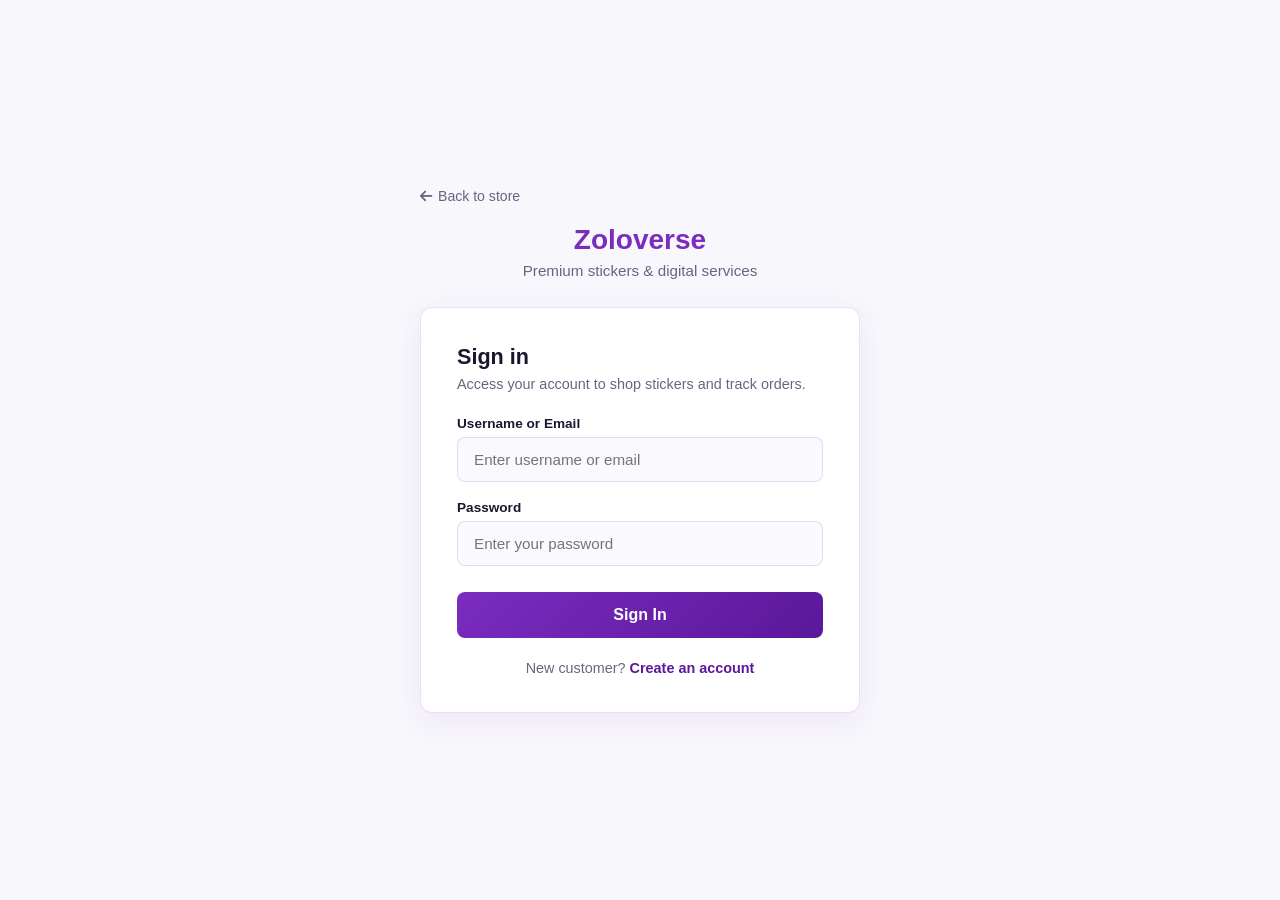
<file: admin.html>
<!doctype html>
<html lang="en">
  <head>
    <meta charset="UTF-8" />
    <meta name="viewport" content="width=device-width, initial-scale=1.0" />
    <title>Admin Panel | Zoloverse</title>
    <link rel="stylesheet" href="https://cdnjs.cloudflare.com/ajax/libs/font-awesome/6.4.0/css/all.min.css" />
    <link rel="stylesheet" href="css/admin.css" />
  </head>
  <body>
    <nav class="sidebar">
      <div class="brand"><i class="fas fa-store"></i><h2>Zoloverse Admin</h2></div>
      <ul class="menu">
        <li><a id="nav-dashboard" class="active" onclick="switchPanel('dashboard')"><i class="fas fa-chart-line"></i><span>Dashboard</span></a></li>
        <li><a id="nav-products" onclick="switchPanel('products')"><i class="fas fa-tags"></i><span>Products</span></a></li>
        <li><a id="nav-add-product" onclick="switchPanel('add-product')"><i class="fas fa-plus-circle"></i><span>Add Product</span></a></li>
        <li><a id="nav-orders" onclick="switchPanel('orders')"><i class="fas fa-shopping-bag"></i><span>Orders</span><span class="badge-count" id="pendingBadge" style="display:none">0</span></a></li>
        <li><a id="nav-customers" onclick="switchPanel('customers')"><i class="fas fa-users"></i><span>Customers</span></a></li>
        <li><a id="nav-reviews" onclick="switchPanel('reviews')"><i class="fas fa-star"></i><span>Reviews</span><span class="badge-count" id="reviewBadge" style="display:none">0</span></a></li>
      </ul>
      <a href="index.html" style="color:var(--muted); text-decoration:none; font-size:0.85rem; padding:10px;"><i class="fas fa-external-link-alt"></i> View Storefront</a>
    </nav>

    <main class="main">
      <header class="header-bar">
        <h1 id="pageTitle">Dashboard</h1>
        <div id="systemStatus" class="status-pill up"><span class="dot"></span> Checking...</div>
      </header>

      <!-- DASHBOARD -->
      <section id="panel-dashboard" class="panel active">
        <div class="kpi-grid">
          <div class="kpi-card"><div><h3>Total Revenue</h3><p id="kpiRevenue">₹0</p></div><div class="kpi-icon"><i class="fas fa-rupee-sign"></i></div></div>
          <div class="kpi-card"><div><h3>Total Orders</h3><p id="kpiOrders">0</p></div><div class="kpi-icon"><i class="fas fa-box"></i></div></div>
          <div class="kpi-card"><div><h3>Active Customers</h3><p id="kpiUsers">0</p></div><div class="kpi-icon"><i class="fas fa-users"></i></div></div>
          <div class="kpi-card"><div><h3>Products</h3><p id="kpiProducts">0</p></div><div class="kpi-icon"><i class="fas fa-tags"></i></div></div>
          <div class="kpi-card"><div><h3>Pending Orders</h3><p id="kpiPending">0</p></div><div class="kpi-icon"><i class="fas fa-clock"></i></div></div>
          <div class="kpi-card"><div><h3>Print Queue</h3><p id="kpiPrint">0</p></div><div class="kpi-icon"><i class="fas fa-print"></i></div></div>
        </div>

        <div class="card">
          <h3 class="card-title"><i class="fas fa-exclamation-triangle" style="color:var(--warning)"></i> Urgent Alerts</h3>
          <div id="urgentAlerts" class="alert-list"><div class="empty-state">No urgent tasks</div></div>
        </div>

        <div class="card">
          <h3 class="card-title"><i class="fas fa-stream" style="color:var(--accent)"></i> Recent Orders</h3>
          <div class="table-wrap">
            <table>
              <thead><tr><th>Order</th><th>Customer</th><th>Items</th><th>Total</th><th>Status</th></tr></thead>
              <tbody id="recentOrdersBody"><tr><td colspan="5" class="empty-state">Loading...</td></tr></tbody>
            </table>
          </div>
        </div>
      </section>

      <!-- PRODUCTS LIST -->
      <section id="panel-products" class="panel">
        <div class="card">
          <div style="display:flex; justify-content:space-between; align-items:center; margin-bottom:18px;">
            <h3 class="card-title" style="margin:0"><i class="fas fa-tags" style="color:var(--accent)"></i> Product Catalog</h3>
            <button class="btn btn-primary" onclick="switchPanel('add-product')"><i class="fas fa-plus"></i> Add Product</button>
          </div>
          <div class="table-wrap">
            <table>
              <thead><tr><th>Image</th><th>Title</th><th>Category</th><th>Variants</th><th>Stock</th><th>Status</th><th>Actions</th></tr></thead>
              <tbody id="productsTableBody"></tbody>
            </table>
          </div>
        </div>
      </section>

      <!-- ADD/EDIT PRODUCT -->
      <section id="panel-add-product" class="panel">
        <div class="card">
          <h3 class="card-title" id="productFormTitle"><i class="fas fa-plus-circle" style="color:var(--accent)"></i> Add New Product</h3>
          <form id="productForm" onsubmit="saveProduct(event)">
            <input type="hidden" id="editProductId" />
            <div class="form-grid">
              <div class="form-group"><label>Product Title</label><input type="text" id="prodTitle" class="form-control" required placeholder="Sticker name" /></div>
              <div class="form-group">
                <label>Category</label>
                <select id="prodCategory" class="form-control" required>
                  <option value="tamil_actors">Tamil Actors</option>
                  <option value="spiderman">Spider-Man</option>
                  <option value="cars">Automotive</option>
                  <option value="others">Minimalist & Tech</option>
                </select>
              </div>
              <div class="form-group"><label>Stock Quantity</label><input type="number" id="prodStock" class="form-control" value="50" min="0" required /></div>
              <div class="form-group">
                <label>Status</label>
                <select id="prodStatus" class="form-control">
                  <option value="Available">Available</option>
                  <option value="Out of Stock">Out of Stock</option>
                  <option value="Draft">Draft</option>
                </select>
              </div>
              <div class="form-group full">
                <label>Size Variants & Pricing (INR)</label>
                <div class="variant-row">
                  <div><label style="font-size:0.78rem">A4</label><input type="number" id="priceA4" class="form-control" placeholder="99" min="1" required /></div>
                  <div><label style="font-size:0.78rem">A3</label><input type="number" id="priceA3" class="form-control" placeholder="149" min="1" required /></div>
                  <div><label style="font-size:0.78rem">A2</label><input type="number" id="priceA2" class="form-control" placeholder="249" min="1" required /></div>
                </div>
              </div>
              <div class="form-group full">
                <label>Product Image</label>
                <div class="upload-zone" id="uploadZone">
                  <i class="fas fa-cloud-upload-alt" style="font-size:1.8rem; color:var(--muted)"></i>
                  <p id="uploadText">Click or drag to upload image</p>
                  <input type="file" id="prodImage" accept="image/*" onchange="handleImageUpload(this)" />
                  <img id="imagePreview" class="preview-img" style="display:none" />
                </div>
                <input type="hidden" id="prodImageBase64" />
              </div>
              <div class="form-group full">
                <label>Description</label>
                <textarea id="prodDescription" class="form-control" placeholder="Product description..." required></textarea>
              </div>
              <div class="form-group full" style="display:flex; gap:12px; justify-content:flex-end;">
                <button type="button" class="btn btn-secondary" onclick="resetProductForm(); switchPanel('products')">Cancel</button>
                <button type="submit" class="btn btn-primary" id="saveProductBtn"><i class="fas fa-save"></i> Save Product</button>
              </div>
            </div>
          </form>
        </div>
      </section>

      <!-- ORDERS -->
      <section id="panel-orders" class="panel">
        <div class="card">
          <h3 class="card-title"><i class="fas fa-shopping-bag" style="color:var(--accent)"></i> Order Management</h3>
          <div class="table-wrap">
            <table>
              <thead><tr><th>ID</th><th>Date</th><th>Customer</th><th>Phone</th><th>Address</th><th>Items</th><th>Total</th><th>Status</th></tr></thead>
              <tbody id="ordersTableBody"></tbody>
            </table>
          </div>
        </div>
      </section>

      <!-- CUSTOMERS -->
      <section id="panel-customers" class="panel">
        <div class="card">
          <h3 class="card-title"><i class="fas fa-users" style="color:var(--accent)"></i> Customer Log</h3>
          <div class="search-bar">
            <input type="text" id="customerSearch" class="form-control" placeholder="Search by name, email, or phone..." oninput="debounceCustomerSearch()" />
          </div>
          <div class="table-wrap">
            <table>
              <thead><tr><th>Name</th><th>Email</th><th>Phone</th><th>Orders</th><th>Lifetime Spend</th></tr></thead>
              <tbody id="customersTableBody"></tbody>
            </table>
          </div>
        </div>
      </section>

      <!-- REVIEWS -->
      <section id="panel-reviews" class="panel">
        <div class="card">
          <h3 class="card-title"><i class="fas fa-star" style="color:var(--warning)"></i> Review Moderation</h3>
          <div class="table-wrap">
            <table>
              <thead><tr><th>Product</th><th>Customer</th><th>Rating</th><th>Comment</th><th>Status</th><th>Actions</th></tr></thead>
              <tbody id="reviewsTableBody"></tbody>
            </table>
          </div>
        </div>
      </section>
    </main>

    <script src="js/auth.js"></script>
    <script src="js/admin.js"></script>
  </body>
</html>
</file>
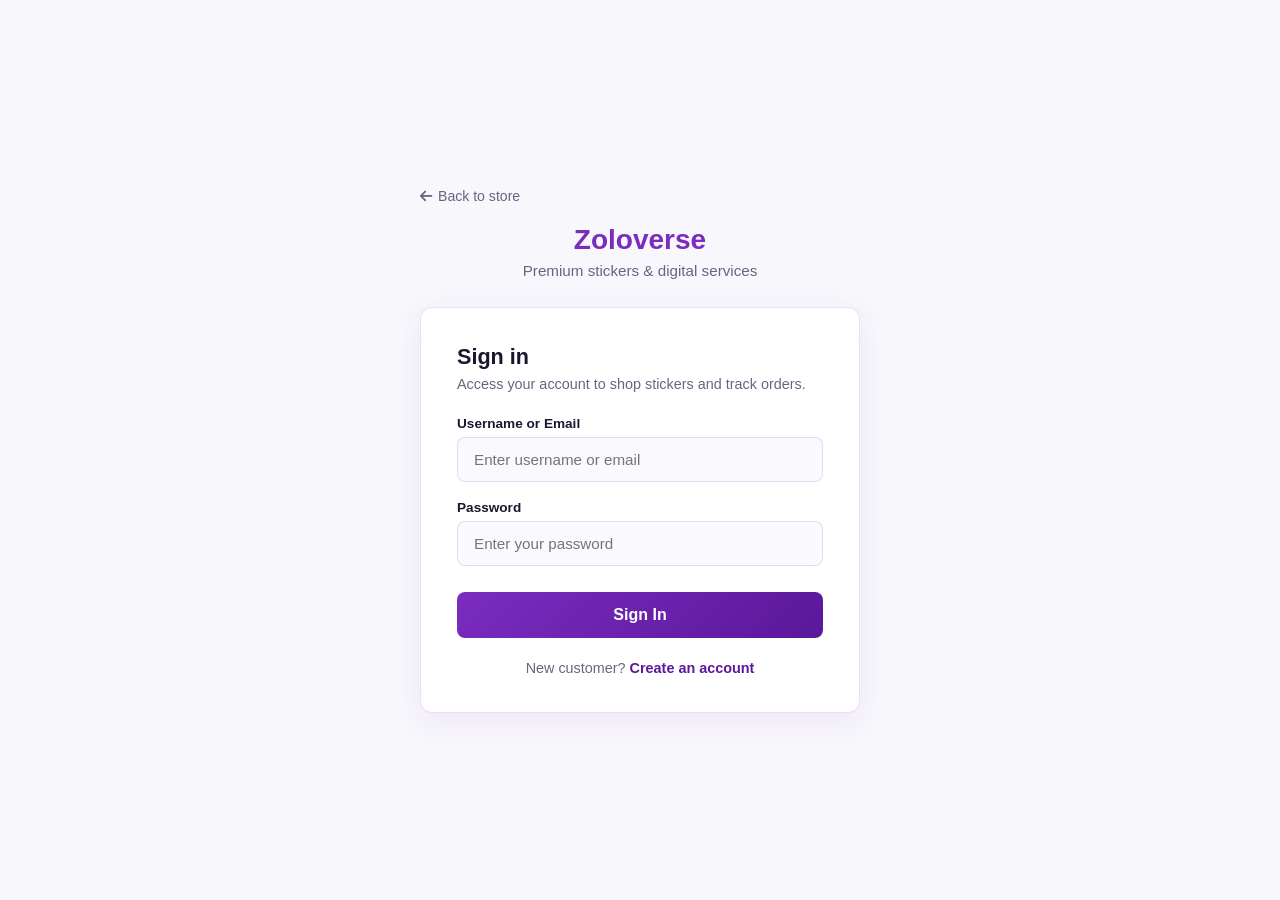
<file: login.html>
<!doctype html>
<html lang="en">
  <head>
    <meta charset="UTF-8" />
    <meta name="viewport" content="width=device-width, initial-scale=1.0" />
    <title>Sign In | Zoloverse</title>
    <link rel="stylesheet" href="https://cdnjs.cloudflare.com/ajax/libs/font-awesome/6.4.0/css/all.min.css" />
    <!-- Google Identity Services SDK -->
    <script src="https://accounts.google.com/gsi/client" async defer></script>
    <link rel="stylesheet" href="css/auth.css" />
  </head>
  <body>
    <div class="auth-shell">
      <a href="index.html" class="back-home"><i class="fas fa-arrow-left"></i> Back to store</a>
      <div class="brand">
        <h1>Zoloverse</h1>
        <p>Premium stickers & digital services</p>
      </div>
      <div class="card">
        <h2>Sign in</h2>
        <p class="subtitle">Access your account to shop stickers and track orders.</p>
        <div id="errorMessage" class="error-msg"></div>
        <form id="loginForm">
          <div class="form-group">
            <label for="email">Username or Email</label>
            <input type="text" id="email" class="form-control" placeholder="Enter username or email" required autocomplete="username" />
          </div>
          <div class="form-group">
            <label for="password">Password</label>
            <input type="password" id="password" class="form-control" placeholder="Enter your password" required autocomplete="current-password" />
          </div>
          <button type="submit" class="btn-primary" id="submitBtn">Sign In</button>
        </form>

        <div id="googleSetupWarning" style="background:#fff9e6; border:1px solid #ffe8a1; color:#856404; padding:12px; border-radius:8px; font-size:0.82rem; margin-top:20px; line-height:1.4; display:none;">
          <i class="fas fa-exclamation-triangle" style="margin-right:6px;"></i><strong>Developer Info:</strong> Google Sign-In is ready to use, but you need to paste your Client ID into <code>api/config.php</code> to activate the button.
        </div>

        <div id="googleSection" style="display: none;">
          <div style="margin: 22px 0 18px 0; text-align: center; position: relative;">
            <hr style="border: 0; border-top: 1px solid var(--border);">
            <span style="position: absolute; top: -10px; left: 50%; transform: translateX(-50%); background: var(--card); padding: 0 10px; color: var(--muted); font-size: 0.85rem; font-weight: 500;">or</span>
          </div>
          <div id="googleBtn" style="width: 100%; display: flex; justify-content: center;"></div>
        </div>

        <div class="footer-links">
          New customer? <a href="register.html">Create an account</a>
        </div>
      </div>
    </div>

    <script src="js/login.js"></script>
  </body>
</html>
</file>
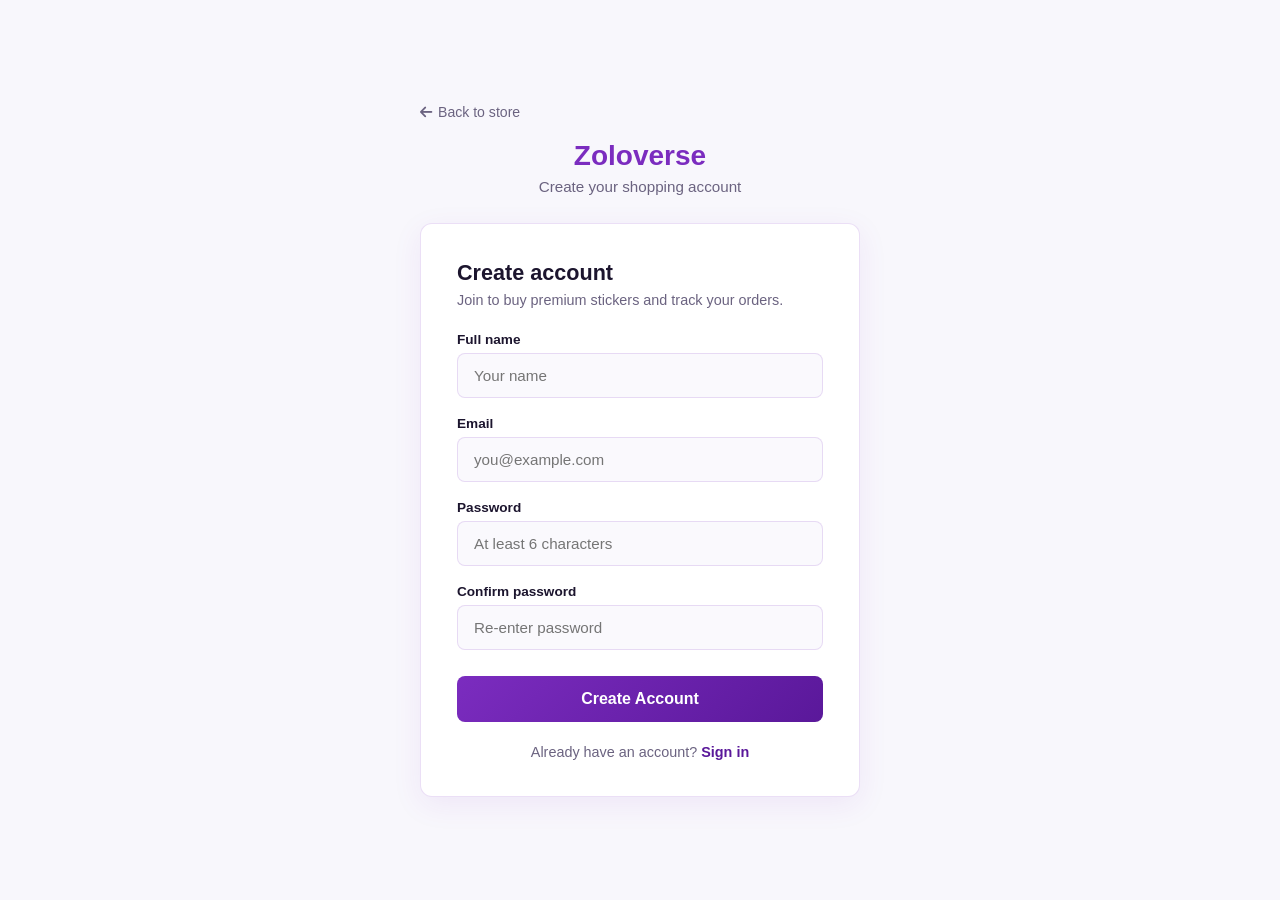
<file: register.html>
<!doctype html>
<html lang="en">
  <head>
    <meta charset="UTF-8" />
    <meta name="viewport" content="width=device-width, initial-scale=1.0" />
    <title>Create Account | Zoloverse</title>
    <link rel="stylesheet" href="https://cdnjs.cloudflare.com/ajax/libs/font-awesome/6.4.0/css/all.min.css" />
    <link rel="stylesheet" href="css/auth.css" />
  </head>
  <body>
    <div class="auth-shell">
      <a href="index.html" class="back-home"><i class="fas fa-arrow-left"></i> Back to store</a>
      <div class="brand">
        <h1>Zoloverse</h1>
        <p>Create your shopping account</p>
      </div>
      <div class="card">
        <h2>Create account</h2>
        <p class="subtitle">Join to buy premium stickers and track your orders.</p>
        <div id="statusMessage" class="status-msg"></div>
        <form id="registerForm">
          <div class="form-group">
            <label for="name">Full name</label>
            <input type="text" id="name" class="form-control" placeholder="Your name" required />
          </div>
          <div class="form-group">
            <label for="email">Email</label>
            <input type="email" id="email" class="form-control" placeholder="you@example.com" required />
          </div>
          <div class="form-group">
            <label for="password">Password</label>
            <input type="password" id="password" class="form-control" placeholder="At least 6 characters" required minlength="6" />
          </div>
          <div class="form-group">
            <label for="confirmPassword">Confirm password</label>
            <input type="password" id="confirmPassword" class="form-control" placeholder="Re-enter password" required />
          </div>
          <button type="submit" class="btn-primary">Create Account</button>
        </form>
        <div class="footer-links">
          Already have an account? <a href="login.html">Sign in</a>
        </div>
      </div>
    </div>

    <script src="js/register.js"></script>
  </body>
</html>
</file>
<file: css/admin.css>
:root {
  --bg: #0f0c1b; --sidebar: #15102a; --card: #1a1530;
  --text: #f3efff; --muted: #8b80aa; --accent: #9d4edd;
  --accent-bright: #b5179e; --border: rgba(157, 78, 221, 0.18);
  --success: #06d6a0; --danger: #ff595e; --warning: #ffb703;
  --glass: rgba(157, 78, 221, 0.06);
}
* { margin: 0; padding: 0; box-sizing: border-box; font-family: "Segoe UI", sans-serif; }
body { background: var(--bg); color: var(--text); display: flex; min-height: 100vh; }
.sidebar {
  width: 260px; background: var(--sidebar); border-right: 1px solid var(--border);
  padding: 24px 16px; position: fixed; height: 100vh; display: flex; flex-direction: column; z-index: 100;
}
.brand { display: flex; align-items: center; gap: 12px; padding: 0 10px 28px; border-bottom: 1px solid var(--border); margin-bottom: 20px; }
.brand i { color: var(--accent); font-size: 1.6rem; }
.brand h2 { font-size: 1.2rem; }
.menu { list-style: none; flex: 1; }
.menu li a {
  display: flex; align-items: center; gap: 12px; padding: 12px 14px;
  color: var(--muted); text-decoration: none; border-radius: 8px; margin-bottom: 4px;
  font-weight: 600; font-size: 0.92rem; cursor: pointer; transition: 0.2s;
}
.menu li a:hover, .menu li a.active { background: var(--glass); color: var(--text); border-left: 3px solid var(--accent); }
.menu li a .badge-count {
  margin-left: auto; background: var(--danger); color: #fff; font-size: 0.7rem;
  padding: 2px 7px; border-radius: 10px; min-width: 20px; text-align: center;
}
.main { margin-left: 260px; flex: 1; padding: 32px 4%; }
.header-bar {
  display: flex; justify-content: space-between; align-items: center;
  margin-bottom: 28px; padding-bottom: 18px; border-bottom: 1px solid var(--border);
}
.header-bar h1 { font-size: 1.75rem; }
.status-pill {
  display: inline-flex; align-items: center; gap: 8px; padding: 8px 14px;
  border-radius: 20px; font-size: 0.85rem; font-weight: 600; border: 1px solid var(--border);
}
.status-pill.up { color: var(--success); border-color: rgba(6,214,160,0.3); background: rgba(6,214,160,0.08); }
.status-pill.down { color: var(--danger); border-color: rgba(255,89,94,0.3); background: rgba(255,89,94,0.08); }
.status-pill .dot { width: 8px; height: 8px; border-radius: 50%; background: currentColor; }
.panel { display: none; animation: fadeIn 0.3s ease; }
.panel.active { display: block; }
@keyframes fadeIn { from { opacity: 0; transform: translateY(8px); } to { opacity: 1; transform: none; } }
.kpi-grid { display: grid; grid-template-columns: repeat(auto-fit, minmax(200px, 1fr)); gap: 18px; margin-bottom: 28px; }
.kpi-card {
  background: var(--card); border: 1px solid var(--border); border-radius: 12px;
  padding: 22px; display: flex; justify-content: space-between; align-items: center;
}
.kpi-card h3 { font-size: 0.78rem; text-transform: uppercase; color: var(--muted); letter-spacing: 0.5px; margin-bottom: 6px; }
.kpi-card p { font-size: 1.65rem; font-weight: 700; }
.kpi-icon { width: 44px; height: 44px; border-radius: 10px; background: var(--glass); display: flex; align-items: center; justify-content: center; color: var(--accent); }
.card {
  background: var(--card); border: 1px solid var(--border); border-radius: 14px;
  padding: 28px; margin-bottom: 24px;
}
.card-title { font-size: 1.15rem; font-weight: 600; margin-bottom: 18px; display: flex; align-items: center; gap: 10px; }
.alert-list { display: flex; flex-direction: column; gap: 10px; }
.alert-item {
  display: flex; align-items: center; gap: 12px; padding: 14px 16px;
  border-radius: 8px; border: 1px solid var(--border); background: var(--bg);
}
.alert-item.urgent { border-color: rgba(255,89,94,0.4); background: rgba(255,89,94,0.06); }
.alert-item.warning { border-color: rgba(255,183,3,0.4); background: rgba(255,183,3,0.06); }
.table-wrap { overflow-x: auto; }
table { width: 100%; border-collapse: collapse; }
th { text-align: left; padding: 12px 14px; color: var(--muted); font-size: 0.8rem; text-transform: uppercase; border-bottom: 2px solid var(--border); }
td { padding: 14px; border-bottom: 1px solid var(--border); font-size: 0.92rem; vertical-align: middle; }
tr:hover td { background: var(--glass); }
.table-img { width: 48px; height: 48px; object-fit: cover; border-radius: 6px; border: 1px solid var(--border); }
.badge { padding: 4px 10px; border-radius: 12px; font-size: 0.78rem; font-weight: 600; }
.badge-waiting { background: rgba(255,183,3,0.15); color: var(--warning); }
.badge-printing { background: rgba(157,78,221,0.15); color: var(--accent); }
.badge-shipped { background: rgba(6,214,160,0.15); color: var(--success); }
.badge-delivered { background: rgba(6,214,160,0.25); color: var(--success); }
.badge-pending { background: rgba(255,183,3,0.15); color: var(--warning); }
.badge-approved { background: rgba(6,214,160,0.15); color: var(--success); }
.badge-rejected { background: rgba(255,89,94,0.15); color: var(--danger); }
.btn {
  padding: 10px 18px; border-radius: 8px; font-weight: 600; font-size: 0.88rem;
  cursor: pointer; border: none; display: inline-flex; align-items: center; gap: 8px; transition: 0.2s;
}
.btn-primary { background: linear-gradient(135deg, var(--accent), var(--accent-bright)); color: #fff; }
.btn-primary:hover { filter: brightness(1.1); }
.btn-secondary { background: transparent; color: var(--text); border: 1px solid var(--border); }
.btn-success { background: rgba(6,214,160,0.15); color: var(--success); border: 1px solid rgba(6,214,160,0.3); }
.btn-danger { background: rgba(255,89,94,0.15); color: var(--danger); border: 1px solid rgba(255,89,94,0.3); }
.btn-sm { padding: 6px 12px; font-size: 0.8rem; }
.action-group { display: flex; gap: 8px; }
.form-grid { display: grid; grid-template-columns: repeat(2, 1fr); gap: 20px; }
.form-group { display: flex; flex-direction: column; gap: 6px; }
.form-group.full { grid-column: span 2; }
.form-group label { font-size: 0.85rem; font-weight: 600; color: var(--muted); }
.form-control {
  padding: 12px 14px; background: var(--bg); border: 1px solid var(--border);
  border-radius: 8px; color: var(--text); font-size: 0.92rem; outline: none;
}
.form-control:focus { border-color: var(--accent); }
textarea.form-control { min-height: 100px; resize: vertical; }
.variant-row { display: grid; grid-template-columns: 1fr 1fr 1fr; gap: 12px; }
.upload-zone {
  border: 2px dashed var(--border); border-radius: 8px; padding: 24px;
  text-align: center; cursor: pointer; position: relative; background: var(--bg);
}
.upload-zone input { position: absolute; inset: 0; opacity: 0; cursor: pointer; }
.upload-zone:hover { border-color: var(--accent); }
.preview-img { max-width: 120px; max-height: 120px; border-radius: 8px; margin-top: 10px; }
.search-bar { display: flex; gap: 10px; margin-bottom: 18px; }
.search-bar input { flex: 1; }
.status-select {
  background: var(--bg); color: var(--text); border: 1px solid var(--border);
  padding: 6px 10px; border-radius: 6px; font-size: 0.85rem;
}
.empty-state { text-align: center; padding: 40px; color: var(--muted); }
.stars { color: #ffb703; }
@media (max-width: 900px) {
  .sidebar { width: 70px; padding: 16px 8px; }
  .sidebar .brand h2, .menu li a span { display: none; }
  .main { margin-left: 70px; }
  .form-grid, .variant-row { grid-template-columns: 1fr; }
  .form-group.full { grid-column: span 1; }
}
</file>
<file: css/auth.css>
:root {
  --bg: #f8f7fc;
  --card: #ffffff;
  --text: #1c152e;
  --muted: #6b6380;
  --accent: #7b2cbf;
  --accent-dark: #5a189a;
  --border: rgba(123, 44, 191, 0.15);
  --danger: #ff595e;
  --success: #06d6a0;
}
* { margin: 0; padding: 0; box-sizing: border-box; font-family: "Segoe UI", sans-serif; }
body {
  min-height: 100vh;
  background: var(--bg);
  display: flex;
  align-items: center;
  justify-content: center;
  padding: 24px;
}
.auth-shell { width: 100%; max-width: 440px; }
.brand {
  text-align: center;
  margin-bottom: 28px;
}
.brand h1 {
  font-size: 1.75rem;
  color: var(--accent);
  margin-bottom: 6px;
}
.brand p { color: var(--muted); font-size: 0.95rem; }
.card {
  background: var(--card);
  border: 1px solid var(--border);
  border-radius: 12px;
  padding: 36px;
  box-shadow: 0 8px 30px rgba(123, 44, 191, 0.08);
}
.card h2 { font-size: 1.35rem; margin-bottom: 6px; color: var(--text); }
.card .subtitle { color: var(--muted); font-size: 0.9rem; margin-bottom: 24px; }
.form-group { margin-bottom: 18px; }
.form-group label {
  display: block;
  font-size: 0.85rem;
  font-weight: 600;
  color: var(--text);
  margin-bottom: 6px;
}
.form-control {
  width: 100%;
  padding: 13px 16px;
  border: 1px solid var(--border);
  border-radius: 8px;
  font-size: 0.95rem;
  outline: none;
  transition: 0.2s;
  background: #faf9fd;
}
.form-control:focus {
  border-color: var(--accent);
  box-shadow: 0 0 0 3px rgba(123, 44, 191, 0.12);
  background: #fff;
}
.btn-primary {
  width: 100%;
  padding: 14px;
  border: none;
  border-radius: 8px;
  background: linear-gradient(135deg, var(--accent), var(--accent-dark));
  color: #fff;
  font-weight: 600;
  font-size: 1rem;
  cursor: pointer;
  transition: 0.2s;
  margin-top: 8px;
}
.btn-primary:hover { transform: translateY(-1px); box-shadow: 0 6px 20px rgba(123, 44, 191, 0.25); }
.btn-primary:disabled { opacity: 0.7; cursor: not-allowed; transform: none; }
.error-msg {
  background: #fff0f0;
  border: 1px solid #ffcdd2;
  color: var(--danger);
  padding: 12px 14px;
  border-radius: 8px;
  font-size: 0.88rem;
  margin-bottom: 16px;
  display: none;
}
.footer-links {
  text-align: center;
  margin-top: 22px;
  font-size: 0.9rem;
  color: var(--muted);
}
.footer-links a { color: var(--accent-dark); font-weight: 600; text-decoration: none; }
.footer-links a:hover { text-decoration: underline; }
.back-home {
  display: inline-flex;
  align-items: center;
  gap: 6px;
  color: var(--muted);
  text-decoration: none;
  font-size: 0.88rem;
  margin-bottom: 20px;
}
.back-home:hover { color: var(--accent); }

/* Registration Specific Styles */
.status-msg { padding: 12px 14px; border-radius: 8px; font-size: 0.88rem; margin-bottom: 16px; display: none; }
.status-msg.error { background: #fff0f0; border: 1px solid #ffcdd2; color: var(--danger); }
.status-msg.success { background: #f0fff8; border: 1px solid #b2f5ea; color: #047857; }
</file>
